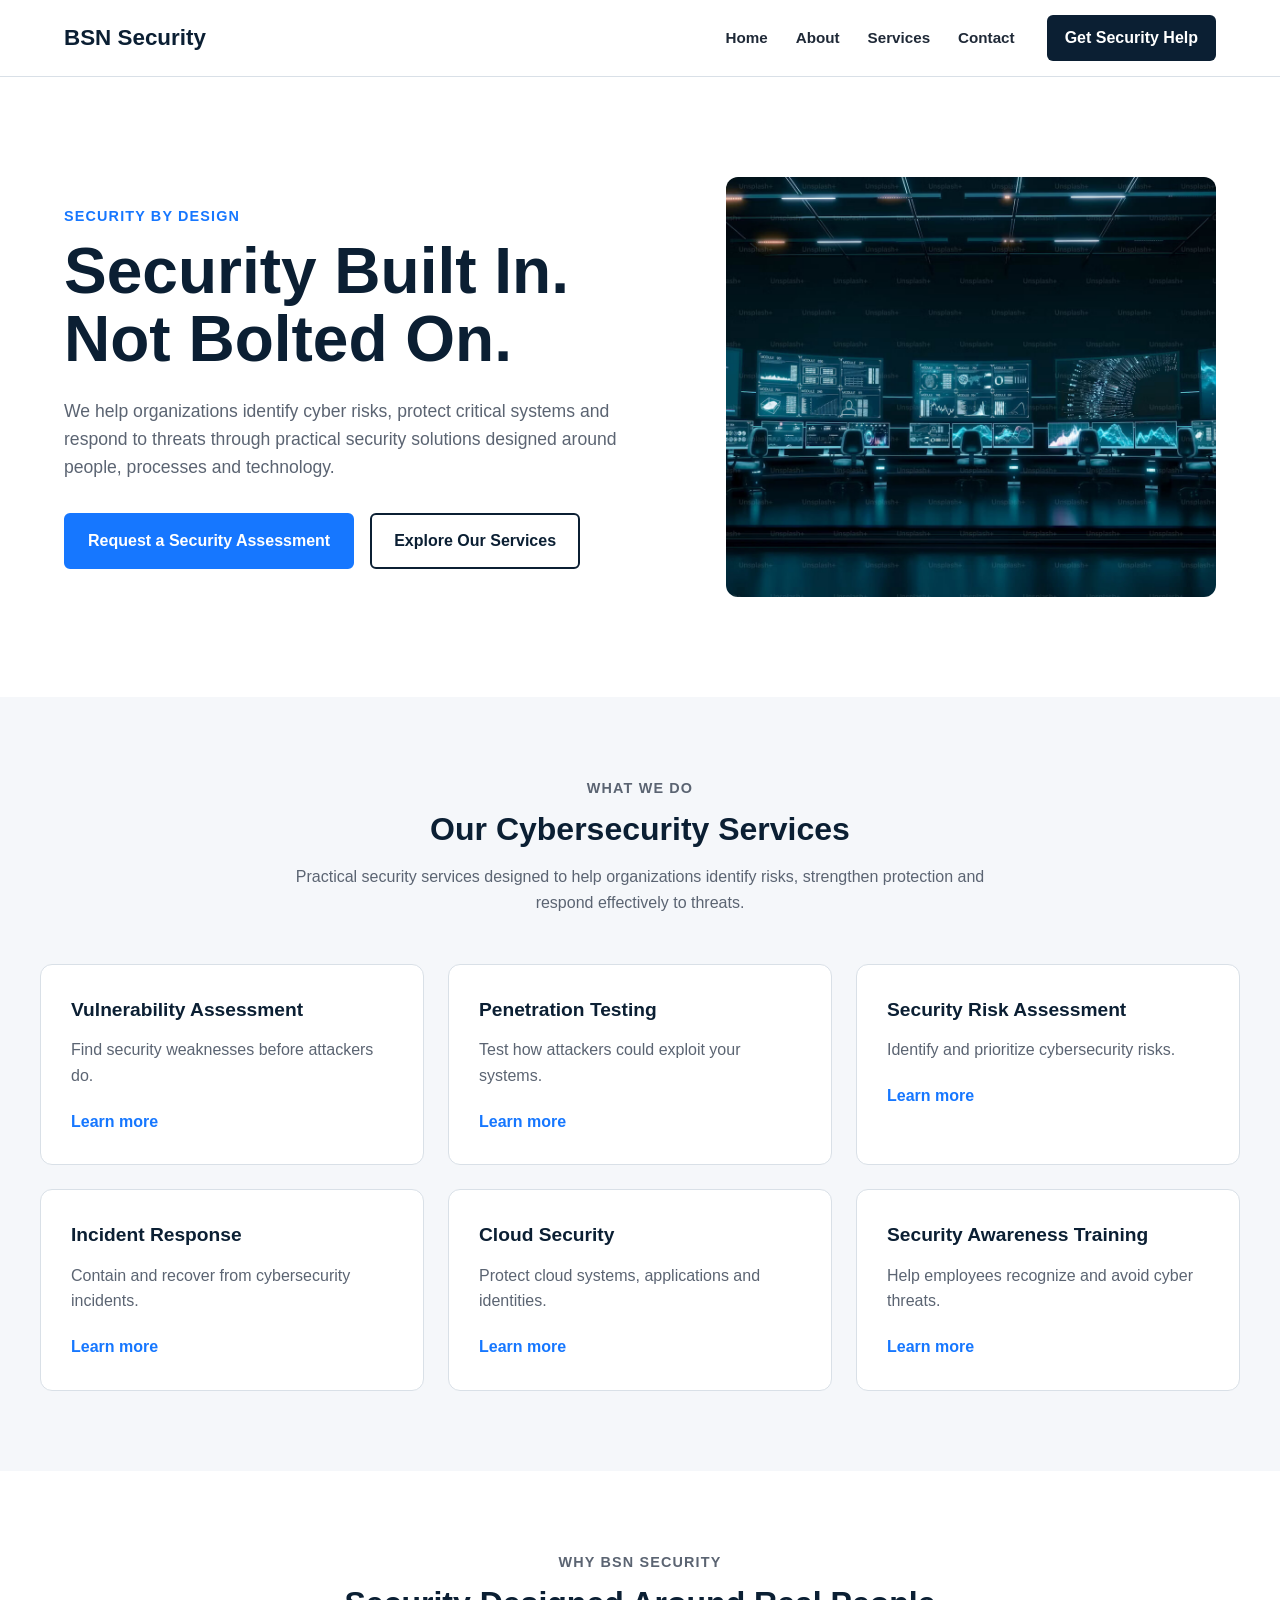
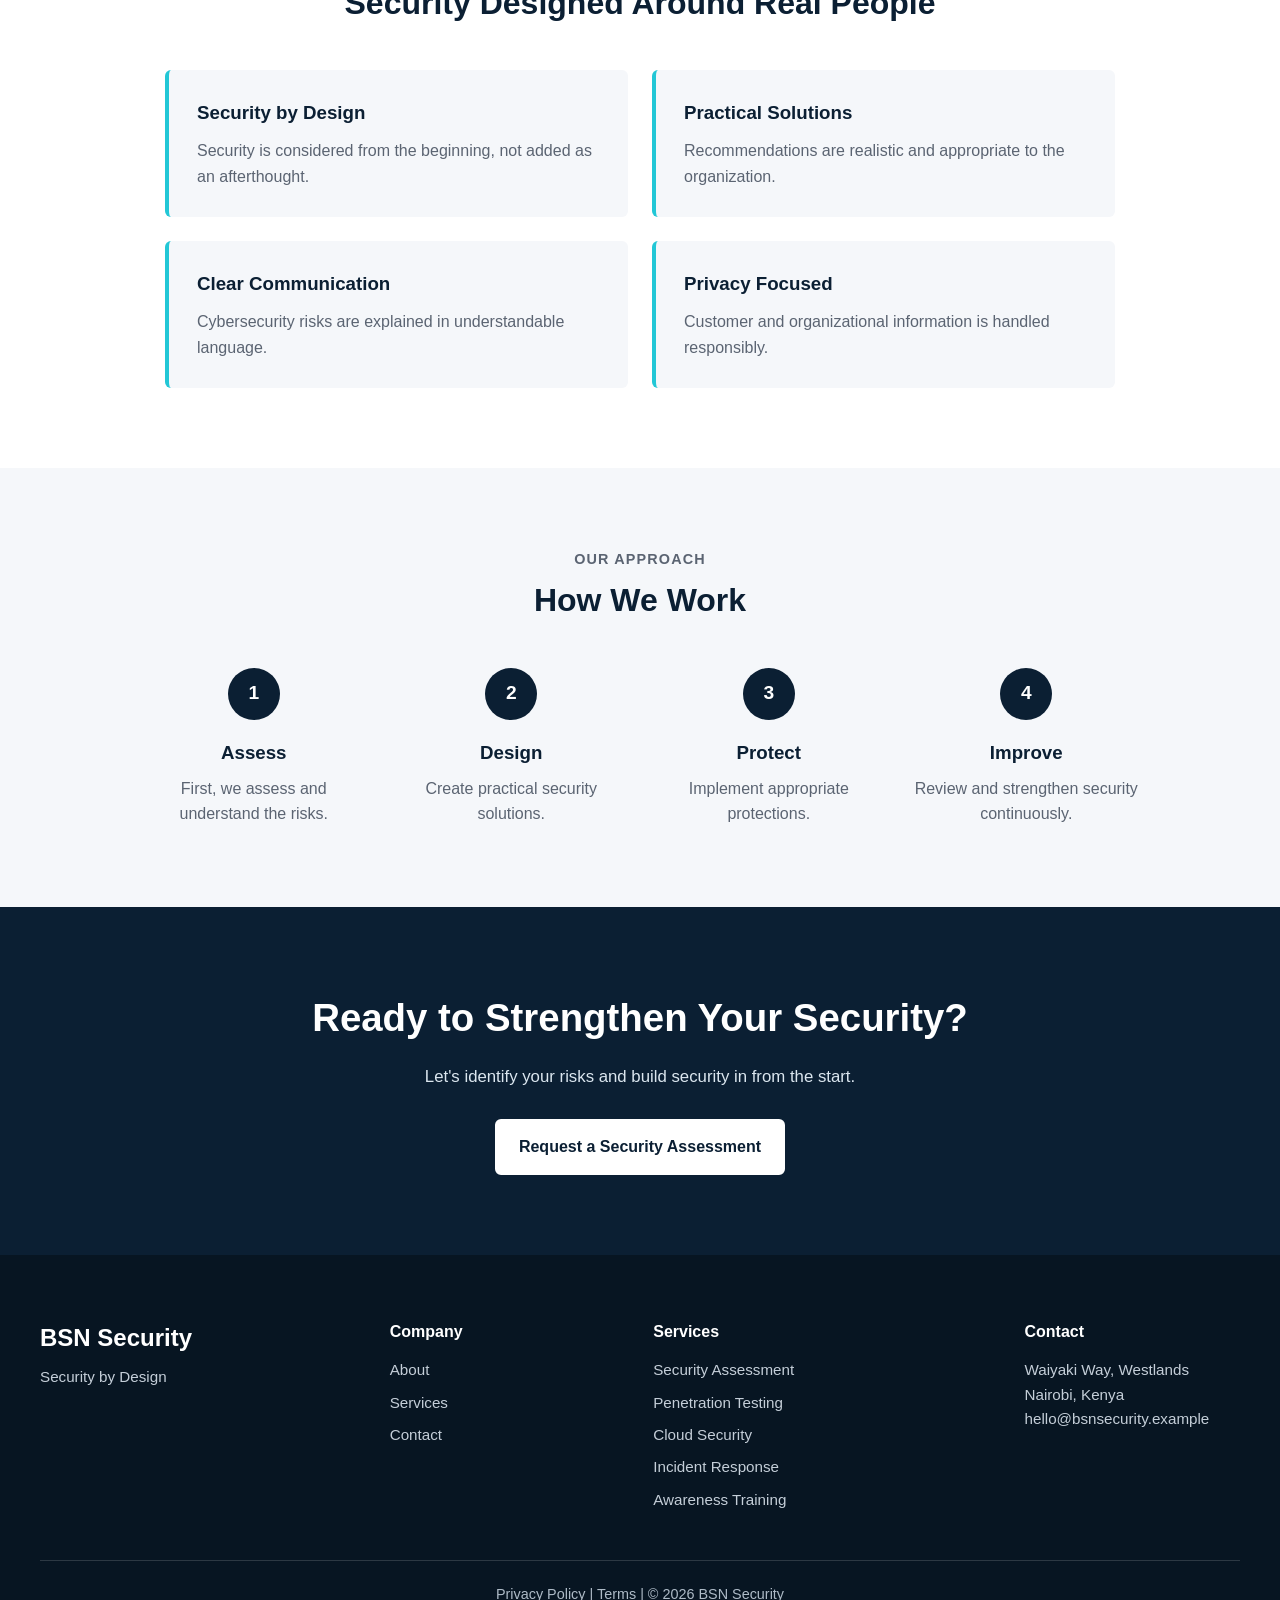
<file: index.html>
<!DOCTYPE html>
<html lang="en">
<head>
    <meta charset="UTF-8">
    <meta name="viewport" content="width=device-width, initial-scale=1.0">
    <title>BSN Security | Security by Design</title>
    <link rel="stylesheet" href="style.css">

</head>
<body>

    <header class="site-header">

        <nav class="navbar">

            <a href="index.html" class="logo">
                BSN Security
            </a>

            <button class="menu-toggle" type="button">
                ☰
            </button>

            <ul class="nav-links">
                <li><a href="index.html">Home</a></li>
                <li><a href="#hero-text">About</a></li>
                <li><a href="#services-section">Services</a></li>
                <li><a href="contact.html">Contact</a></li>
            </ul>

            <a href="contact.html" class="nav-cta">
                Get Security Help
            </a>

        </nav>

    </header>

    <main>

    <section class="hero">

        <div class="hero-content">

            <p class="eyebrow">
                Security by Design
            </p>

            <h1>
                Security Built In. Not Bolted On.
            </h1>

            <p class="hero-text" id="hero-text">
                We help organizations identify cyber risks,
                protect critical systems and respond to threats
                through practical security solutions designed
                around people, processes and technology.
            </p>

            <div class="hero-actions">

                <a href="contact.html"
                   class="btn btn-primary">
                    Request a Security Assessment
                </a>

                <a href="#services-section"
                   class="btn btn-secondary">
                    Explore Our Services
                </a>

            </div>

        </div>

        <div class="hero-visual">
                <img src="bsn-security.jpg" alt="Cybersecurity protection and digital 
                security illustration" class="hero-image">

        </div>

    </section>

    <section class="services-section" id="services-section">
    
        <div class="section-heading">
    
            <p class="eyebrow">
                What We Do
            </p>
    
            <h2>
                Our Cybersecurity Services
            </h2>
    
            <p>
                Practical security services designed to help
                organizations identify risks, strengthen protection
                and respond effectively to threats.
            </p>
    
        </div>
    
        <div class="service-grid">
    
            <article class="service-card">
    
                <h3>Vulnerability Assessment</h3>
    
                <p>
                    Find security weaknesses before attackers do.
                </p>
    
                <a href="services.html">
                    Learn more
                </a>
    
            </article>
    
            <article class="service-card">
    
                <h3>Penetration Testing</h3>
    
                <p>
                    Test how attackers could exploit your systems.
                </p>
    
                <a href="services.html">
                    Learn more
                </a>
    
            </article>
    
            <article class="service-card">
    
                <h3>Security Risk Assessment</h3>
    
                <p>
                    Identify and prioritize cybersecurity risks.
                </p>
    
                <a href="services.html">
                    Learn more
                </a>
    
            </article>
    
            <article class="service-card">
    
                <h3>Incident Response</h3>
    
                <p>
                    Contain and recover from cybersecurity incidents.
                </p>
    
                <a href="services.html">
                    Learn more
                </a>
    
            </article>
    
            <article class="service-card">
    
                <h3>Cloud Security</h3>
    
                <p>
                    Protect cloud systems, applications and identities.
                </p>
    
                <a href="services.html">
                    Learn more
                </a>
    
            </article>
    
            <article class="service-card">
    
                <h3>Security Awareness Training</h3>
    
                <p>
                    Help employees recognize and avoid cyber threats.
                </p>
    
                <a href="services.html">
                    Learn more
                </a>
    
            </article>
    
        </div>
    
    </section>

    <section class="why-section">
    
        <div class="section-heading">
    
            <p class="eyebrow">
                Why BSN Security
            </p>
    
            <h2>
                Security Designed Around Real People
            </h2>
    
        </div>
    
        <div class="why-grid">
    
            <article class="why-card">
    
                <h3>Security by Design</h3>
    
                <p>
                    Security is considered from the beginning,
                    not added as an afterthought.
                </p>
    
            </article>
    
            <article class="why-card">
    
                <h3>Practical Solutions</h3>
    
                <p>
                    Recommendations are realistic and appropriate
                    to the organization.
                </p>
    
            </article>
    
            <article class="why-card">
    
                <h3>Clear Communication</h3>
    
                <p>
                    Cybersecurity risks are explained in
                    understandable language.
                </p>
    
            </article>
    
            <article class="why-card">
    
                <h3>Privacy Focused</h3>
    
                <p>
                    Customer and organizational information
                    is handled responsibly.
                </p>
    
            </article>
    
        </div>
    
    </section>

    <section class="process-section">
    
        <div class="section-heading">
    
            <p class="eyebrow">
                Our Approach
            </p>
    
            <h2>
                How We Work
            </h2>
    
        </div>
    
        <div class="process-grid">
    
            <article class="process-step">
    
                <span class="step-number">1</span>
    
                <h3>Assess</h3>
    
                <p>
                    First, we assess and understand the risks.
                </p>
    
            </article>
    
            <article class="process-step">
    
                <span class="step-number">2</span>
    
                <h3>Design</h3>
    
                <p>
                    Create practical security solutions.
                </p>
    
            </article>
    
            <article class="process-step">
    
                <span class="step-number">3</span>
    
                <h3>Protect</h3>
    
                <p>
                    Implement appropriate protections.
                </p>
    
            </article>
    
            <article class="process-step">
    
                <span class="step-number">4</span>
    
                <h3>Improve</h3>
    
                <p>
                    Review and strengthen security continuously.
                </p>
    
            </article>
    
        </div>
    
    </section>

    <section class="cta-section">
    
        <div class="cta-content">
    
            <h2>
                Ready to Strengthen Your Security?
            </h2>
    
            <p>
                Let's identify your risks and build security
                in from the start.
            </p>
    
            <a href="contact.html" class="btn btn-light">
                Request a Security Assessment
            </a>
    
        </div>
    
    </section>

    </main>

    <footer class="site-footer">
    
        <div class="footer-grid">
    
            <div>
    
                <h2 class="footer-logo">
                    BSN Security
                </h2>
    
                <p>
                    Security by Design
                </p>
    
            </div>
    
            <div>
    
                <h3>Company</h3>
    
                <ul>
                    <li><a href="#hero-text">About</a></li>
                    <li><a href="#services-section">Services</a></li>
                    <li><a href="contact.html">Contact</a></li>
                </ul>
    
            </div>
    
            <div>
    
                <h3>Services</h3>
    
                <ul>
                    <li>Security Assessment</li>
                    <li>Penetration Testing</li>
                    <li>Cloud Security</li>
                    <li>Incident Response</li>
                    <li>Awareness Training</li>
                </ul>
    
            </div>
    
            <div>
    
                <h3>Contact</h3>
    
                <p>Waiyaki Way, Westlands</p>
                <p>Nairobi, Kenya</p>
    
                <p>
                    hello@bsnsecurity.example
                </p>
    
            </div>
    
        </div>
    
        <div class="footer-bottom">
    
            <p>
                Privacy Policy | Terms |
                &copy; 2026 BSN Security
            </p>
    
        </div>
    
    </footer>


</body>
</html>
</file>
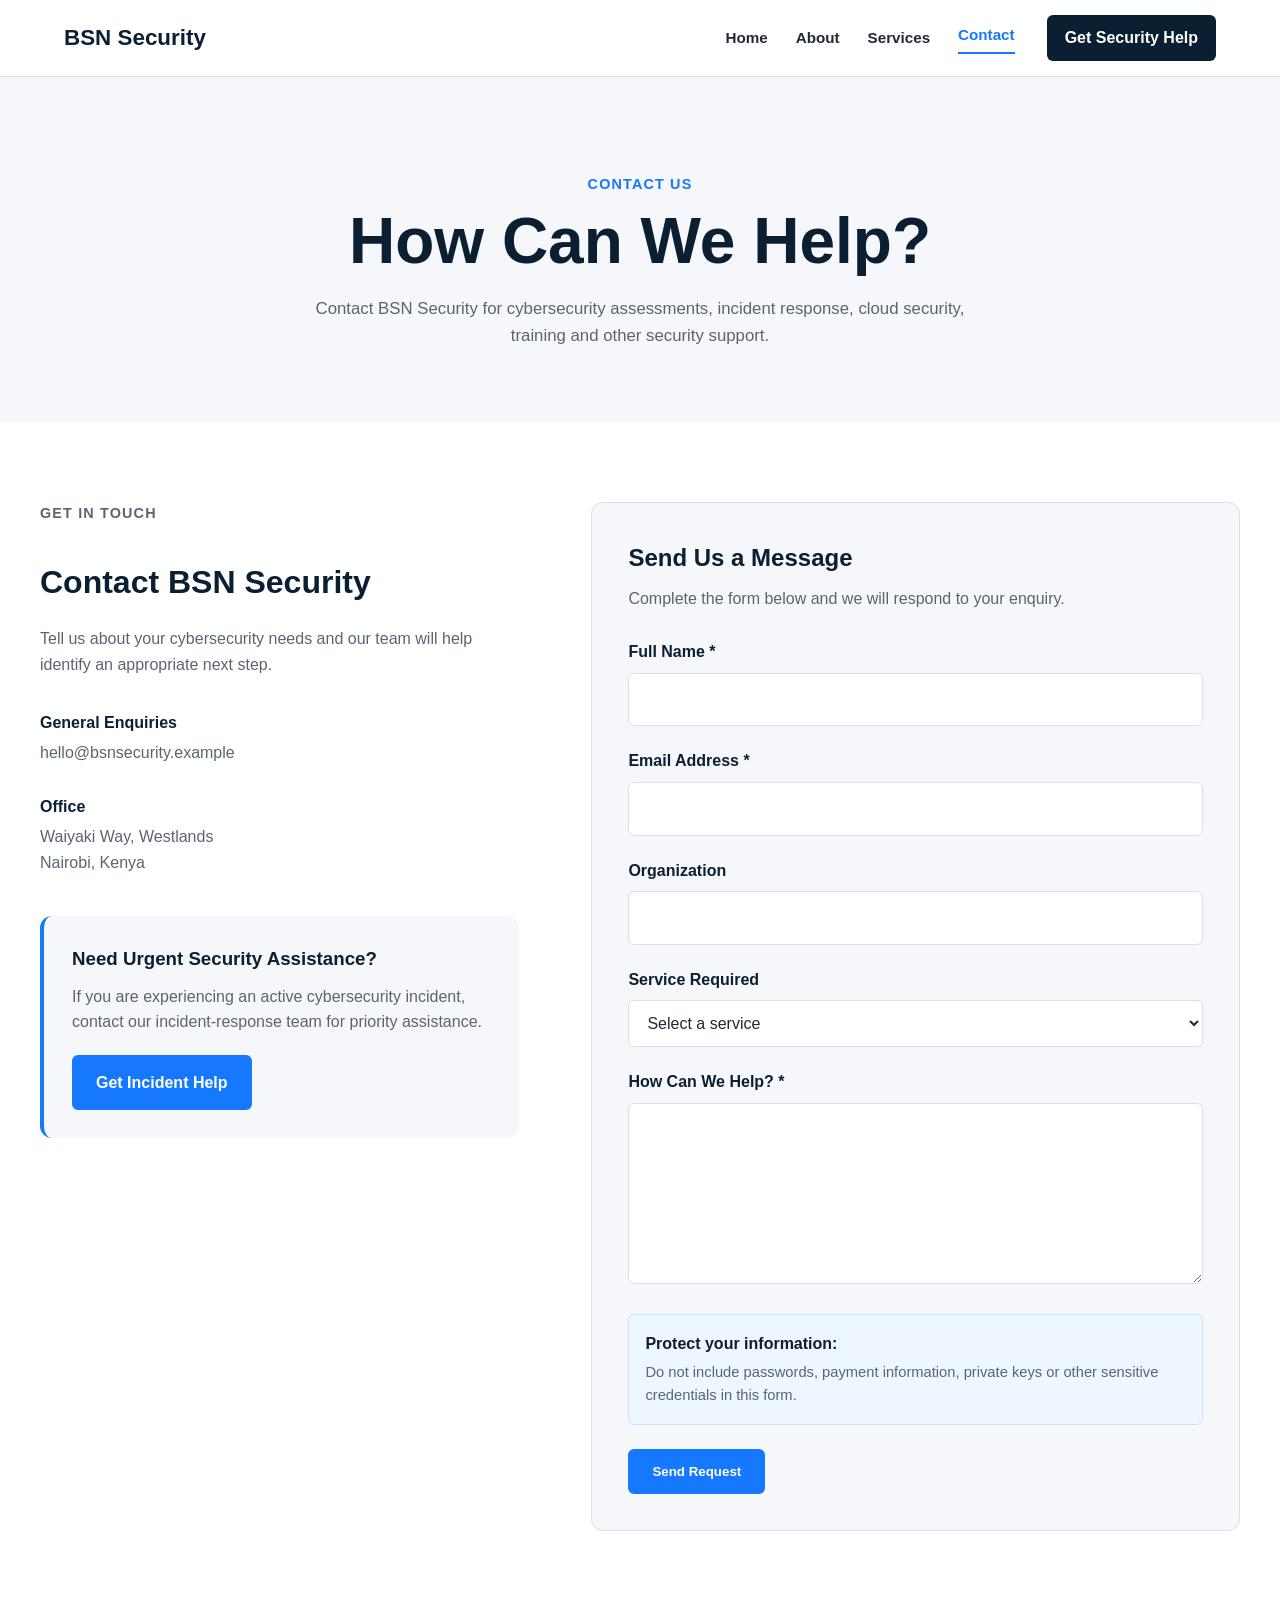
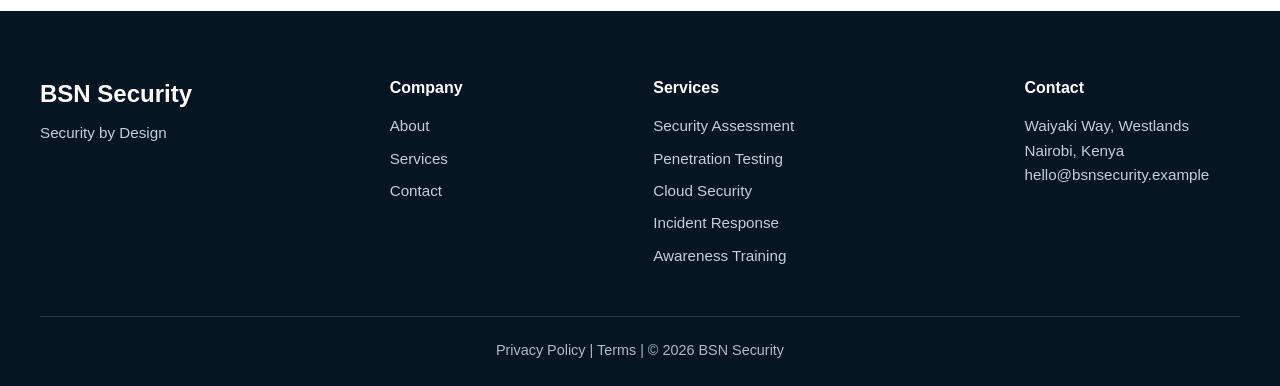
<file: contact.html>
<!DOCTYPE html>
<html lang="en">
<head>
    <meta charset="UTF-8">
    <meta name="viewport" content="width=device-width, initial-scale=1.0">
    <title>Contact | BSN Security</title>
    <link rel="stylesheet" href="style.css">

</head>
<body>

    <header class="site-header">

        <nav class="navbar">

            <a href="index.html" class="logo">
                BSN Security
            </a>

            <button class="menu-toggle" type="button">
                ☰
            </button>

            <ul class="nav-links">
                <li><a href="index.html">Home</a></li>
                <li><a href="index.html#hero-text">About</a></li>
                <li><a href="index.html#services-section">Services</a></li>
                <li><a href="contact.html" class="active">Contact</a></li>
            </ul>

            <a href="contact.html" class="nav-cta">
                Get Security Help
            </a>

        </nav>

    </header>

    <main>
        <section class="page-hero">
        
            <div class="page-hero-content">
        
                <p class="eyebrow">
                    Contact Us
                </p>
        
                <h1>
                    How Can We Help?
                </h1>
        
                <p>
                    Contact BSN Security for cybersecurity assessments,
                    incident response, cloud security, training and other
                    security support.
                </p>
        
            </div>
        
        </section>

        <section class="contact-section">
        
            <div class="contact-layout">
        
                <div class="contact-info">
        
                    <p class="eyebrow">
                        Get in Touch
                    </p>
        
                    <h2>
                        Contact BSN Security
                    </h2>
        
                    <p>
                        Tell us about your cybersecurity needs and our team
                        will help identify an appropriate next step.
                    </p>
        
                    <div class="contact-detail">
        
                        <h3>General Enquiries</h3>
        
                        <p>
                            hello@bsnsecurity.example
                        </p>
        
                    </div>
        
                    <div class="contact-detail">
        
                        <h3>Office</h3>
        
                        <p>
                            Waiyaki Way, Westlands
                        </p>
                        <p>
                            Nairobi, Kenya
                        </p>
        
                    </div>
        
                    <div class="incident-box">
        
                        <h3>
                            Need Urgent Security Assistance?
                        </h3>
        
                        <p>
                            If you are experiencing an active cybersecurity
                            incident, contact our incident-response team for
                            priority assistance.
                        </p>
        
                        <a href="mailto:incident@bsnsecurity.example" class="btn btn-primary">
                            Get Incident Help
                        </a>
        
                    </div>
        
                </div>
        
                <div class="contact-form-wrapper">
        
                    <h2>
                        Send Us a Message
                    </h2>
        
                    <p class="form-intro">
                        Complete the form below and we will respond to your enquiry.
                    </p>
        
                    <form action="#" method="post">
        
                        <div class="form-group">
        
                            <label for="full-name">
                                Full Name *
                            </label>
        
                            <input type="text" id="full-name" name="full-name" autocomplete="name" required>
        
                        </div>
        
                        <div class="form-group">
        
                            <label for="email">
                                Email Address *
                            </label>
        
                            <input type="email" id="email" name="email" autocomplete="email" required>
        
                        </div>
        
                        <div class="form-group">
        
                            <label for="organization">
                                Organization
                            </label>
        
                            <input type="text" id="organization" name="organization" autocomplete="organization">
        
                        </div>
        
                        <div class="form-group">
        
                            <label for="service">
                                Service Required
                            </label>
        
                            <select id="service" name="service">
        
                                <option value="">
                                    Select a service
                                </option>
        
                                <option value="vulnerability-assessment">
                                    Vulnerability Assessment
                                </option>
        
                                <option value="penetration-testing">
                                    Penetration Testing
                                </option>
        
                                <option value="risk-assessment">
                                    Security Risk Assessment
                                </option>
        
                                <option value="incident-response">
                                    Incident Response
                                </option>
        
                                <option value="cloud-security">
                                    Cloud Security
                                </option>
        
                                <option value="security-training">
                                    Security Awareness Training
                                </option>
        
                            </select>
        
                        </div>
        
                        <div class="form-group">
        
                            <label for="message">
                                How Can We Help? *
                            </label>
        
                            <textarea id="message" name="message" rows="6" required></textarea>
        
                        </div>
        
                        <div class="privacy-notice">
        
                            <strong>
                                Protect your information:
                            </strong>
        
                            <p>
                                Do not include passwords, payment information,
                                private keys or other sensitive credentials in
                                this form.
                            </p>
        
                        </div>
        
                        <button type="submit" class="btn btn-primary">
                            Send Request
                        </button>
        
                    </form>
        
                </div>
            </div>
        </section>

    </main>

    <footer class="site-footer">
    
        <div class="footer-grid">
    
            <div>
    
                <h2 class="footer-logo">
                    BSN Security
                </h2>
    
                <p>
                    Security by Design
                </p>
    
            </div>
    
            <div>
    
                <h3>Company</h3>
    
                <ul>
                    <li><a href="index.html#hero-text">About</a></li>
                    <li><a href="index.html#services-section">Services</a></li>
                    <li><a href="contact.html">Contact</a></li>
                </ul>
    
            </div>
    
            <div>
    
                <h3>Services</h3>
    
                <ul>
                    <li>Security Assessment</li>
                    <li>Penetration Testing</li>
                    <li>Cloud Security</li>
                    <li>Incident Response</li>
                    <li>Awareness Training</li>
                </ul>
    
            </div>
    
            <div>
    
                <h3>Contact</h3>
    
                <p>Waiyaki Way, Westlands</p>
                <p>Nairobi, Kenya</p>
    
                <p>
                    hello@bsnsecurity.example
                </p>
    
            </div>
    
        </div>
    
        <div class="footer-bottom">
    
            <p>
                Privacy Policy | Terms |
                &copy; 2026 BSN Security
            </p>
    
        </div>
    
    </footer>


</body>
</html>
</file>
<file: style.css>
/*reusable design variables*/
:root {
    --color-primary: #0b1f33;
    --color-brand: #1677ff;
    --color-accent: #22c7d6;

    --color-text: #1f2937;
    --color-muted: #5b6472;

    --color-light: #f5f7fa;
    --color-white: #ffffff;
    --color-border: #d9e0e7;

    --max-width: 1200px;

    --radius-small: 6px;
    --radius-medium: 12px;

    --shadow-soft: 0 8px 24px rgba(0, 0, 0, 0.08);
}

/*reset default settings*/
* {
    margin: 0;
    padding: 0;
    box-sizing: border-box;
}

html {
    scroll-behavior: smooth;
}

body {
    font-family: Arial, sans-serif;
    line-height: 1.6;
    color: #1f2937;
    background-color: #ffffff;
}

img {
    max-width: 100%;
    display: block;
}

a {
    text-decoration: none;
    color: inherit;
}

ul {
    list-style: none;
}

/*sections width and spacing*/
section {
    padding: 80px 24px;
}

.section-heading {
    max-width: 700px;
    margin: 0 auto 48px;
    text-align: center;
}

.section-heading h2 {
    font-size: 2rem;
    line-height: 1.2;
    margin-bottom: 16px;
    color: var(--color-primary);
}

.section-heading p {
    color: var(--color-muted);
}

.eyebrow {
    margin-bottom: 10px;
    color: var(--color-brand);
    font-size: 0.9rem;
    font-weight: 700;
    letter-spacing: 0.08em;
    text-transform: uppercase;
}

/*style the header*/
.site-header {
    background-color: var(--color-white);
    border-bottom: 1px solid var(--color-border);
    position: sticky;
    top: 0;
    z-index: 1000;
}

.navbar {
    max-width: var(--max-width);
    margin: 0 auto;
    min-height: 76px;
    padding: 0 24px;

    display: flex;
    align-items: center;
    justify-content: space-between;
    gap: 32px;
}

.logo {
    color: var(--color-primary);
    font-size: 1.4rem;
    font-weight: 800;
}

.nav-links {
    display: flex;
    align-items: center;
    gap: 28px;
    margin-left: auto;
}

.nav-links a {
    font-size: 0.95rem;
    font-weight: 600;
    color: var(--color-text);
    transition: color 0.2s ease;
}

.nav-links a:hover,
.nav-links a:focus {
    color: var(--color-brand);
}

.nav-cta {
    padding: 10px 18px;
    border-radius: var(--radius-small);
    background-color: var(--color-primary);
    color: var(--color-white);
    font-weight: 700;
    transition: background-color 0.2s ease,
                transform 0.2s ease;
}

.nav-cta:hover,
.nav-cta:focus {
    background-color: var(--color-brand);
    transform: translateY(-1px);
}

/*style buttons*/
.btn {
    display: inline-block;
    padding: 13px 22px;
    border-radius: var(--radius-small);
    font-weight: 700;
    transition: background-color 0.2s ease,
                color 0.2s ease,
                border-color 0.2s ease,
                transform 0.2s ease;
}

.btn:hover,
.btn:focus {
    transform: translateY(-2px);
}

.btn-primary {
    background-color: var(--color-brand);
    color: var(--color-white);
    border: 2px solid var(--color-brand);
}

.btn-primary:hover,
.btn-primary:focus {
    background-color: #0d63dc;
    border-color: #0d63dc;
}

.btn-secondary {
    background-color: transparent;
    color: var(--color-primary);
    border: 2px solid var(--color-primary);
}

.btn-secondary:hover,
.btn-secondary:focus {
    background-color: var(--color-primary);
    color: var(--color-white);
}

.btn-light {
    background-color: var(--color-white);
    color: var(--color-primary);
    border: 2px solid var(--color-white);
}

.btn-light:hover,
.btn-light:focus {
    background-color: transparent;
    color: var(--color-white);
}

/*stype hero section*/
.hero {
    max-width: var(--max-width);
    margin: 0 auto;
    min-height: 620px;

    display: grid;
    grid-template-columns: 1.1fr 0.9fr;
    align-items: center;
    gap: 64px;
}

.hero-content h1 {
    max-width: 700px;
    margin-bottom: 24px;

    color: var(--color-primary);
    font-size: clamp(2.8rem, 5vw, 4.5rem);
    line-height: 1.05;
}

.hero-text {
    max-width: 620px;
    margin-bottom: 32px;

    color: var(--color-muted);
    font-size: 1.1rem;
}

.hero-actions {
    display: flex;
    flex-wrap: wrap;
    gap: 16px;
}

/*style image placeholder*/
.hero-visual {
    display: flex;
    justify-content: center;
    align-items: center;
}

.image-placeholder {
    width: 100%;
    min-height: 380px;

    display: flex;
    align-items: center;
    justify-content: center;

    border-radius: var(--radius-medium);
    background-color: var(--color-light);
    border: 1px solid var(--color-border);

    color: var(--color-muted);
    font-weight: 600;
}

/*style services section*/
.services-section {
    background-color: var(--color-light);
}

.service-grid {
    max-width: var(--max-width);
    margin: 0 auto;

    display: grid;
    grid-template-columns: repeat(3, 1fr);
    gap: 24px;
}

.service-card {
    padding: 30px;
    border-radius: var(--radius-medium);
    border: 1px solid var(--color-border);
    background-color: var(--color-white);

    transition: transform 0.2s ease,
                box-shadow 0.2s ease,
                border-color 0.2s ease;
}

.service-card:hover {
    transform: translateY(-4px);
    box-shadow: var(--shadow-soft);
    border-color: var(--color-brand);
}

.service-card h3 {
    margin-bottom: 12px;
    color: var(--color-primary);
    font-size: 1.2rem;
}

.service-card p {
    margin-bottom: 20px;
    color: var(--color-muted);
}

.service-card a {
    color: var(--color-brand);
    font-weight: 700;
}

/*style the why section*/
.why-grid {
    max-width: 950px;
    margin: 0 auto;

    display: grid;
    grid-template-columns: repeat(2, 1fr);
    gap: 24px;
}

.why-card {
    padding: 28px;
    border-left: 4px solid var(--color-accent);
    border-radius: var(--radius-small);
    background-color: var(--color-light);
}

.why-card h3 {
    margin-bottom: 10px;
    color: var(--color-primary);
}

.why-card p {
    color: var(--color-muted);
}

/*style process section*/
.process-section {
    background-color: var(--color-light);
}

.process-grid {
    max-width: 1000px;
    margin: 0 auto;

    display: grid;
    grid-template-columns: repeat(4, 1fr);
    gap: 30px;
}

.process-step {
    text-align: center;
}

.step-number {
    width: 52px;
    height: 52px;
    margin: 0 auto 18px;

    display: flex;
    align-items: center;
    justify-content: center;

    border-radius: 50%;
    background-color: var(--color-primary);
    color: var(--color-white);

    font-size: 1.2rem;
    font-weight: 800;
}

.process-step h3 {
    margin-bottom: 8px;
    color: var(--color-primary);
}

.process-step p {
    color: var(--color-muted);
}

/*style the cta secion*/
.cta-section {
    background-color: var(--color-primary);
    color: var(--color-white);
    text-align: center;
}

.cta-content {
    max-width: 750px;
    margin: 0 auto;
}

.cta-content h2 {
    margin-bottom: 16px;
    font-size: 2.4rem;
}

.cta-content p {
    margin-bottom: 28px;
    color: #dbe6ef;
    font-size: 1.05rem;
}

/*style the footer section*/
.site-footer {
    padding: 64px 24px 24px;
    background-color: #071522;
    color: var(--color-white);
}

.footer-grid {
    max-width: var(--max-width);
    margin: 0 auto;

    display: grid;
    grid-template-columns: 1.4fr 1fr 1.5fr 1fr;
    gap: 48px;
}

.footer-logo {
    margin-bottom: 8px;
    font-size: 1.5rem;
}

.footer-grid h3 {
    margin-bottom: 14px;
    font-size: 1rem;
}

.footer-grid p,
.footer-grid li,
.footer-grid a {
    color: #c4ced8;
    font-size: 0.95rem;
}

.footer-grid li {
    margin-bottom: 8px;
}

.footer-grid a:hover,
.footer-grid a:focus {
    color: var(--color-accent);
}

.footer-bottom {
    max-width: var(--max-width);
    margin: 40px auto 0;
    padding-top: 22px;

    border-top: 1px solid rgba(255, 255, 255, 0.15);
    text-align: center;
}

.footer-bottom p {
    color: #aebbc7;
    font-size: 0.9rem;
}

/*visible keyboard focus*/
a:focus-visible,
button:focus-visible,
input:focus-visible,
select:focus-visible,
textarea:focus-visible {
    outline: 3px solid var(--color-accent);
    outline-offset: 3px;
}

/*mobile menu toggle*/

.menu-toggle {
    display: none;

    border: 0;
    background: transparent;

    color: var(--color-primary);
    font-size: 1.6rem;
    cursor: pointer;
}

/*responsive design - tablet*/
@media (max-width: 1024px) {

    section {
        padding: 64px 24px;
    }

    .navbar {
        gap: 20px;
    }

    .nav-links {
        gap: 18px;
    }

    .hero {
        grid-template-columns: 1fr 1fr;
        gap: 40px;
        min-height: auto;
    }

    .hero-content h1 {
        font-size: 3.2rem;
    }

    .service-grid {
        grid-template-columns: repeat(2, 1fr);
    }

    .footer-grid {
        grid-template-columns: repeat(2, 1fr);
    }

}

/*responsive design - mobile*/
@media (max-width: 768px) {

    section {
        padding: 56px 20px;
    }

    /* Navigation */

    .navbar {
        min-height: 68px;
        padding: 0 20px;
    }

    .nav-links {
        display: none;
    }

    .nav-cta {
        display: none;
    }

    /* Hero */

    .hero {
        grid-template-columns: 1fr;
        gap: 36px;
        min-height: auto;
        text-align: center;
    }

    .hero-content {
        max-width: 650px;
        margin: 0 auto;
    }

    .hero-content h1 {
        font-size: 2.4rem;
    }

    .hero-text {
        margin-left: auto;
        margin-right: auto;
    }

    .hero-actions {
        justify-content: center;
        flex-direction: column;
    }

    .hero-actions .btn {
        width: 100%;
        max-width: 320px;
        margin: 0 auto;
        text-align: center;
    }

    .hero-visual {
        order: 2;
    }

    .image-placeholder {
        min-height: 260px;
    }

    /* Services */

    .service-grid {
        grid-template-columns: 1fr;
    }

    /* Why Sbm*/

    .why-grid {
        grid-template-columns: 1fr;
    }

    /* Process */

    .process-grid {
        grid-template-columns: 1fr;
        gap: 40px;
        max-width: 420px;
    }

    /* CTA */

    .cta-content h2 {
        font-size: 2rem;
    }

    /* Footer */

    .footer-grid {
        grid-template-columns: 1fr;
        gap: 32px;
        text-align: center;
    }

    .menu-toggle {
        display: block;
        margin-left: auto;
    }

}


/*process section - mobile */
@media (max-width: 768px) {

    .process-step {
        position: relative;
        padding-bottom: 20px;
    }

    .process-step:not(:last-child)::after {
        content: "↓";
        position: absolute;
        left: 50%;
        bottom: -20px;
        transform: translateX(-50%);
        color: var(--color-brand);
        font-size: 1.8rem;
        font-weight: 700;
    }

}

/*responsive headings*/
@media (max-width: 768px) {

    .section-heading h2 {
        font-size: 1.75rem;
    }

    .eyebrow {
        font-size: 0.8rem;
    }

}

/*responsive - small phones*/
@media (max-width: 480px) {

    section {
        padding: 48px 16px;
    }

    .navbar {
        padding: 0 16px;
    }

    .hero-content h1 {
        font-size: 2rem;
    }

    .hero-text {
        font-size: 1rem;
    }

    .service-card,
    .why-card {
        padding: 22px;
    }

    .cta-content h2 {
        font-size: 1.7rem;
    }

}

/*style contact page*/

.page-hero {
    padding: 96px 24px 72px;
    background-color: var(--color-light);
    text-align: center;
}

.page-hero-content {
    max-width: 800px;
    margin: 0 auto;
}

.page-hero h1 {
    margin-bottom: 20px;
    color: var(--color-primary);
    font-size: clamp(2.4rem, 5vw, 4rem);
    line-height: 1.1;
}

.page-hero p:last-child {
    max-width: 700px;
    margin: 0 auto;
    color: var(--color-muted);
    font-size: 1.05rem;
}


.contact-section {
    background-color: var(--color-white);
}

.contact-layout {
    max-width: var(--max-width);
    margin: 0 auto;

    display: grid;
    grid-template-columns: 0.85fr 1.15fr;
    gap: 72px;
    align-items: start;
}

.contact-info h2 {
    margin-bottom: 18px;
    color: var(--color-primary);
    font-size: 2rem;
}

.contact-info > p {
    margin-bottom: 32px;
    color: var(--color-muted);
}

.contact-detail {
    margin-bottom: 28px;
}

.contact-detail h3 {
    margin-bottom: 5px;
    color: var(--color-primary);
    font-size: 1rem;
}

.contact-detail p {
    color: var(--color-muted);
}

/*urgent panel*/
.incident-box {
    margin-top: 40px;
    padding: 28px;

    border-left: 4px solid var(--color-brand);
    border-radius: var(--radius-medium);
    background-color: var(--color-light);
}

.incident-box h3 {
    margin-bottom: 10px;
    color: var(--color-primary);
}

.incident-box p {
    margin-bottom: 20px;
    color: var(--color-muted);
}

/*contact form*/
.contact-form-wrapper {
    padding: 36px;

    border: 1px solid var(--color-border);
    border-radius: var(--radius-medium);
    background-color: var(--color-light);
}

.contact-form-wrapper h2 {
    margin-bottom: 8px;
    color: var(--color-primary);
}

.form-intro {
    margin-bottom: 28px;
    color: var(--color-muted);
}

.form-group {
    margin-bottom: 22px;
}

.form-group label {
    display: block;
    margin-bottom: 8px;

    color: var(--color-primary);
    font-weight: 700;
}

.form-group input,
.form-group select,
.form-group textarea {
    width: 100%;
    padding: 13px 14px;

    border: 1px solid var(--color-border);
    border-radius: var(--radius-small);
    background-color: var(--color-white);

    color: var(--color-text);
    font: inherit;
}

.form-group textarea {
    resize: vertical;
    min-height: 150px;
}

.form-group input:focus,
.form-group select:focus,
.form-group textarea:focus {
    border-color: var(--color-brand);
}

/*privacy warning*/
.privacy-notice {
    margin-bottom: 24px;
    padding: 16px;

    border-radius: var(--radius-small);
    background-color: #eef7ff;
    border: 1px solid #c9e2ff;
}

.privacy-notice strong {
    display: block;
    margin-bottom: 4px;
    color: var(--color-primary);
}

.privacy-notice p {
    color: var(--color-muted);
    font-size: 0.92rem;
}

/*responsive contact page*/
@media (max-width: 768px) {
    .contact-layout {
    grid-template-columns: 1fr;
    gap: 40px;
}

.contact-form-wrapper {
    padding: 24px;
}

.contact-info {
    text-align: left;
}

.incident-box {
    margin-top: 28px;
}
}

/*format about page*/
.page-hero {
    padding: 96px 24px 72px;
    background-color: var(--color-light);
    text-align: center;
}

.page-hero-content {
    max-width: 800px;
    margin: 0 auto;
}

.page-hero h1 {
    margin-bottom: 20px;
    color: var(--color-primary);
    font-size: clamp(2.4rem, 5vw, 4rem);
    line-height: 1.1;
}

.page-hero p:last-child {
    max-width: 700px;
    margin: 0 auto;
    color: var(--color-muted);
    font-size: 1.05rem;
}


/*css improvement show current page*/
.nav-links a.active {
    color: var(--color-brand);
}

.nav-links a.active::after {
    content: "";
    display: block;

    width: 100%;
    height: 2px;
    margin-top: 4px;

    background-color: var(--color-brand);
}

/*hero image*/
.hero-image {
    width: 100%;
    height: auto;
    display: block;

    border-radius: var(--radius-medium);
    object-fit: cover;
}

.hero-visual {
    display: flex;
    justify-content: center;
    align-items: center;

    width: 100%;
}

.hero-image {
    width: 100%;
    height: 420px;

    display: block;
    object-fit: cover;

    border-radius: var(--radius-medium);
}

@media (max-width: 768px) {

    .hero-image {
        height: 280px;
    }

}
</file>
